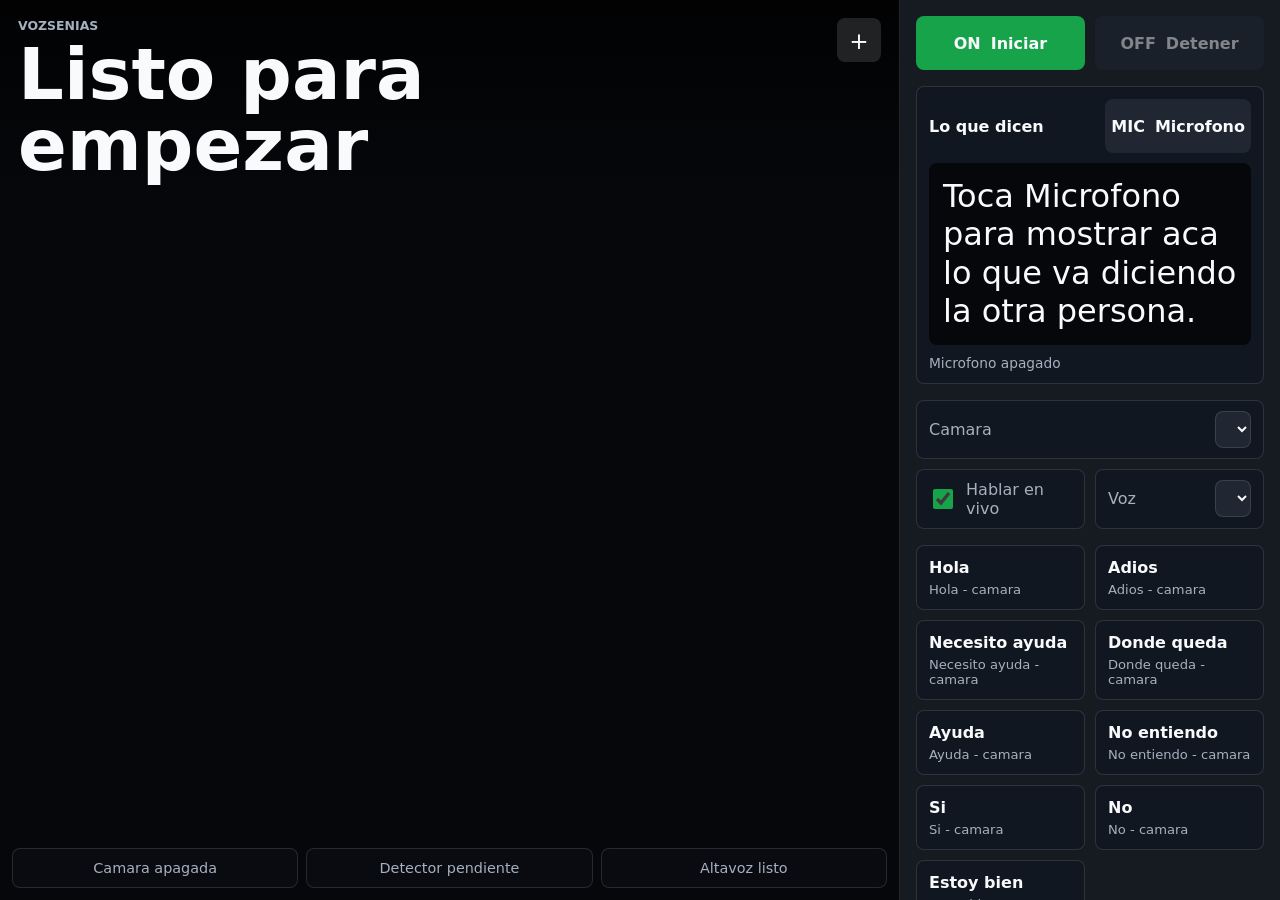
<file: index.html>
<!doctype html>
<html lang="es">
  <head>
    <meta charset="UTF-8" />
    <meta name="viewport" content="width=device-width, initial-scale=1, viewport-fit=cover" />
    <meta name="theme-color" content="#111827" />
    <title>VozSenias</title>
    <link rel="manifest" href="manifest.webmanifest" />
    <link rel="stylesheet" href="styles.css" />
    <script type="module" src="app.js"></script>
  </head>
  <body>
    <main class="app-shell">
      <section class="camera-stage" aria-label="Camara y deteccion">
        <video id="camera" autoplay playsinline muted></video>
        <canvas id="overlay" aria-hidden="true"></canvas>
        <div class="top-bar">
          <div>
            <p class="eyebrow">VozSenias</p>
            <h1 id="spokenPhrase">Listo para empezar</h1>
          </div>
          <button class="icon-button" id="installButton" type="button" title="Instalar app" hidden>
            <span aria-hidden="true">+</span>
            <span class="sr-only">Instalar app</span>
          </button>
        </div>
        <div class="status-strip">
          <span id="cameraStatus">Camara apagada</span>
          <span id="modelStatus">Detector pendiente</span>
          <span id="speechStatus">Altavoz listo</span>
        </div>
      </section>

      <section class="control-panel" aria-label="Controles">
        <div class="primary-actions">
          <button id="startButton" class="primary-button" type="button">
            <span aria-hidden="true">ON</span>
            Iniciar
          </button>
          <button id="stopButton" class="secondary-button" type="button" disabled>
            <span aria-hidden="true">OFF</span>
            Detener
          </button>
        </div>

        <section class="transcript-panel" aria-label="Texto hablado">
          <div class="transcript-actions">
            <h2>Lo que dicen</h2>
            <button id="micButton" class="secondary-button" type="button">
              <span aria-hidden="true">MIC</span>
              Microfono
            </button>
          </div>
          <p id="transcriptText">Toca Microfono para mostrar aca lo que va diciendo la otra persona.</p>
          <span id="micStatus">Microfono apagado</span>
        </section>

        <div class="settings-row">
          <label class="select-label wide-select">
            Camara
            <select id="cameraSelect">
              <option value="">Automatica</option>
            </select>
          </label>
          <label class="toggle">
            <input id="autoSpeak" type="checkbox" checked />
            <span>Hablar en vivo</span>
          </label>
          <label class="select-label">
            Voz
            <select id="voiceSelect"></select>
          </label>
        </div>

        <div class="phrase-grid" id="phraseGrid" aria-label="Frases rapidas"></div>

        <section class="guide-panel" aria-label="Guia de gestos">
          <h2>Guia de gestos</h2>
          <div class="guide-list" id="guideList"></div>
        </section>

        <details class="notes">
          <summary>Como seguir</summary>
          <p>
            Esta version esta enfocada en celular. La camara intenta detectar las senias cargadas
            y el microfono muestra en pantalla lo que dice la otra persona.
            Para precision profesional en LSA hace falta entrenar un modelo con videos reales.
          </p>
        </details>
      </section>
    </main>
  </body>
</html>
</file>
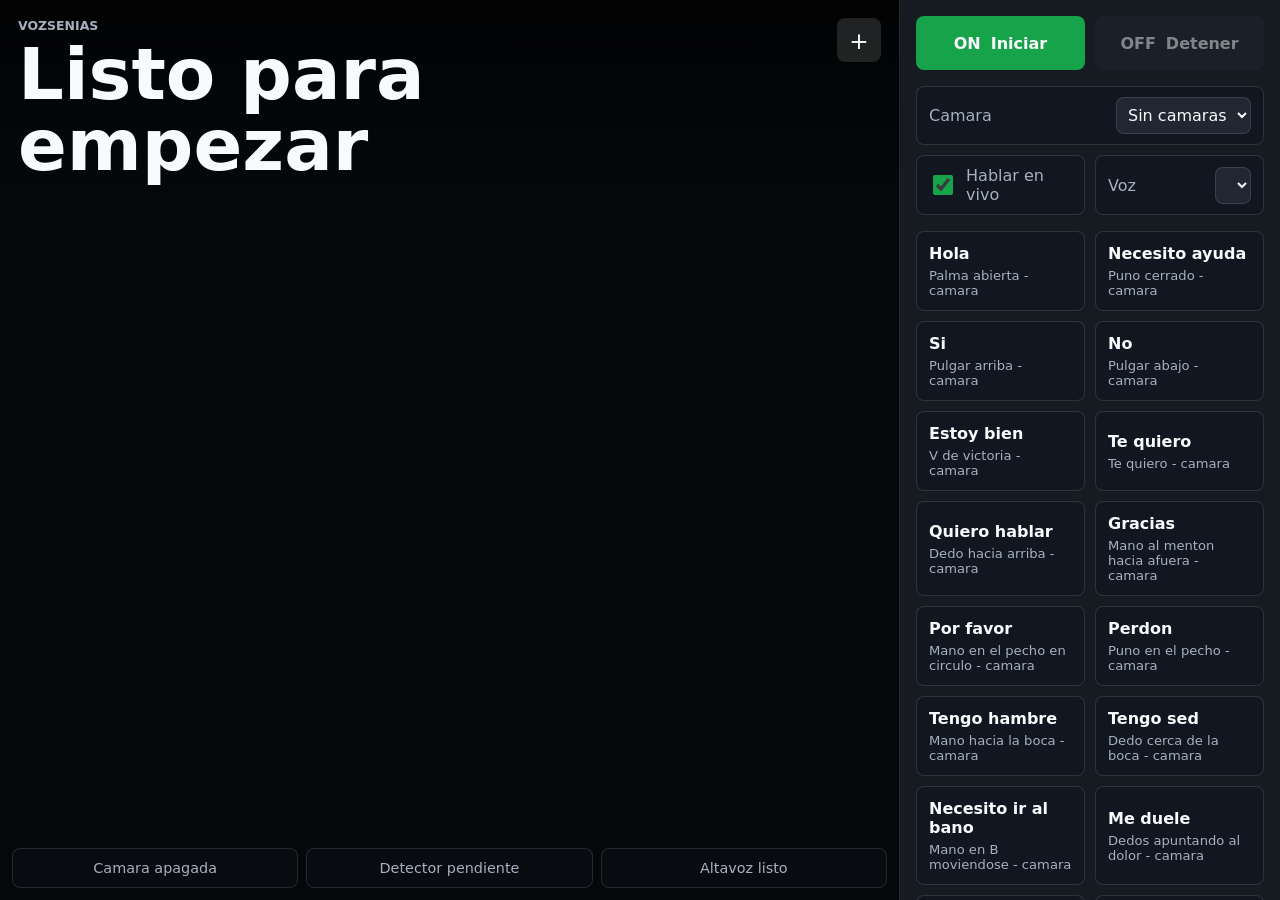
<file: aplicacion desordo mudo/index.html>
<!doctype html>
<html lang="es">
  <head>
    <meta charset="UTF-8" />
    <meta name="viewport" content="width=device-width, initial-scale=1, viewport-fit=cover" />
    <meta name="theme-color" content="#111827" />
    <title>VozSenias</title>
    <link rel="manifest" href="manifest.webmanifest" />
    <link rel="stylesheet" href="styles.css" />
    <script type="module" src="app.js"></script>
  </head>
  <body>
    <main class="app-shell">
      <section class="camera-stage" aria-label="Camara y deteccion">
        <video id="camera" autoplay playsinline muted></video>
        <canvas id="overlay" aria-hidden="true"></canvas>
        <div class="top-bar">
          <div>
            <p class="eyebrow">VozSenias</p>
            <h1 id="spokenPhrase">Listo para empezar</h1>
          </div>
          <button class="icon-button" id="installButton" type="button" title="Instalar app" hidden>
            <span aria-hidden="true">+</span>
            <span class="sr-only">Instalar app</span>
          </button>
        </div>
        <div class="status-strip">
          <span id="cameraStatus">Camara apagada</span>
          <span id="modelStatus">Detector pendiente</span>
          <span id="speechStatus">Altavoz listo</span>
        </div>
      </section>

      <section class="control-panel" aria-label="Controles">
        <div class="primary-actions">
          <button id="startButton" class="primary-button" type="button">
            <span aria-hidden="true">ON</span>
            Iniciar
          </button>
          <button id="stopButton" class="secondary-button" type="button" disabled>
            <span aria-hidden="true">OFF</span>
            Detener
          </button>
        </div>

        <div class="settings-row">
          <label class="select-label wide-select">
            Camara
            <select id="cameraSelect">
              <option value="">Automatica</option>
            </select>
          </label>
          <label class="toggle">
            <input id="autoSpeak" type="checkbox" checked />
            <span>Hablar en vivo</span>
          </label>
          <label class="select-label">
            Voz
            <select id="voiceSelect"></select>
          </label>
        </div>

        <div class="phrase-grid" id="phraseGrid" aria-label="Frases rapidas"></div>

        <section class="guide-panel" aria-label="Guia de gestos">
          <h2>Guia de gestos</h2>
          <div class="guide-list" id="guideList"></div>
        </section>

        <details class="notes">
          <summary>Como seguir</summary>
          <p>
            VozSenias significa voz + senias: la app mira la camara y convierte gestos en voz.
            Esta version usa IA de MediaPipe para detectar mano y cuerpo.
            Para lengua de senias argentina u otra lengua completa hace falta entrenar o conectar
            un modelo especifico con videos reales de esas senias.
          </p>
        </details>
      </section>
    </main>
  </body>
</html>
</file>
<file: styles.css>
:root {
  color-scheme: dark;
  --bg: #0c0f14;
  --panel: #161b22;
  --panel-2: #202733;
  --text: #f8fafc;
  --muted: #a7b0bf;
  --line: rgba(255, 255, 255, 0.12);
  --accent: #16a34a;
  --accent-2: #0ea5e9;
  --danger: #ef4444;
  --shadow: 0 18px 60px rgba(0, 0, 0, 0.35);
}

* {
  box-sizing: border-box;
}

html,
body {
  min-height: 100%;
}

body {
  margin: 0;
  background: var(--bg);
  color: var(--text);
  font-family:
    Inter, ui-sans-serif, system-ui, -apple-system, BlinkMacSystemFont, "Segoe UI", sans-serif;
}

button,
select,
input {
  font: inherit;
}

.app-shell {
  min-height: 100svh;
  display: grid;
  grid-template-rows: minmax(360px, 1fr) auto;
  background:
    linear-gradient(180deg, rgba(12, 15, 20, 0.12), rgba(12, 15, 20, 0.92)),
    radial-gradient(circle at 20% 0%, rgba(14, 165, 233, 0.18), transparent 32%),
    var(--bg);
}

.camera-stage {
  position: relative;
  overflow: hidden;
  min-height: 52svh;
  background: #05070a;
  border-bottom: 1px solid var(--line);
}

video,
canvas {
  position: absolute;
  inset: 0;
  width: 100%;
  height: 100%;
}

video {
  object-fit: contain;
  transform: scaleX(-1);
}

canvas {
  pointer-events: none;
}

.top-bar {
  position: absolute;
  inset: env(safe-area-inset-top) 0 auto 0;
  display: flex;
  justify-content: space-between;
  align-items: flex-start;
  gap: 16px;
  padding: 18px;
  background: linear-gradient(180deg, rgba(0, 0, 0, 0.72), transparent);
}

.eyebrow {
  margin: 0 0 6px;
  color: var(--muted);
  font-size: 0.78rem;
  font-weight: 800;
  letter-spacing: 0;
  text-transform: uppercase;
}

h1 {
  margin: 0;
  max-width: 760px;
  font-size: clamp(2rem, 8svw, 4.5rem);
  line-height: 0.98;
}

.icon-button,
.primary-button,
.secondary-button,
.phrase-button {
  border: 0;
  color: var(--text);
  cursor: pointer;
  -webkit-tap-highlight-color: transparent;
}

.icon-button {
  width: 44px;
  height: 44px;
  border-radius: 8px;
  background: rgba(255, 255, 255, 0.12);
  display: grid;
  place-items: center;
  font-size: 1.45rem;
}

.status-strip {
  position: absolute;
  left: 12px;
  right: 12px;
  bottom: 12px;
  display: grid;
  grid-template-columns: repeat(3, minmax(0, 1fr));
  gap: 8px;
}

.status-strip span {
  min-height: 40px;
  display: grid;
  place-items: center;
  padding: 8px;
  border: 1px solid var(--line);
  border-radius: 8px;
  background: rgba(12, 15, 20, 0.72);
  color: var(--muted);
  text-align: center;
  font-size: clamp(0.72rem, 2.5svw, 0.9rem);
  backdrop-filter: blur(12px);
}

.control-panel {
  display: grid;
  gap: 16px;
  padding: 16px 16px calc(20px + env(safe-area-inset-bottom));
  background: var(--panel);
  box-shadow: var(--shadow);
}

.primary-actions {
  display: grid;
  grid-template-columns: 1fr 1fr;
  gap: 10px;
}

.primary-button,
.secondary-button {
  min-height: 54px;
  border-radius: 8px;
  display: inline-flex;
  align-items: center;
  justify-content: center;
  gap: 10px;
  font-weight: 800;
}

.primary-button {
  background: var(--accent);
}

.secondary-button {
  background: var(--panel-2);
}

button:disabled {
  opacity: 0.48;
  cursor: not-allowed;
}

.settings-row {
  display: grid;
  grid-template-columns: 1fr 1fr;
  gap: 10px;
  align-items: stretch;
}

.wide-select {
  grid-column: 1 / -1;
}

.toggle,
.select-label {
  min-height: 52px;
  border: 1px solid var(--line);
  border-radius: 8px;
  background: #111720;
  color: var(--muted);
  display: flex;
  align-items: center;
  gap: 10px;
  padding: 10px 12px;
}

.toggle input {
  width: 22px;
  height: 22px;
  accent-color: var(--accent);
}

.select-label {
  justify-content: space-between;
}

select {
  min-width: 0;
  max-width: 62%;
  background: var(--panel-2);
  color: var(--text);
  border: 1px solid var(--line);
  border-radius: 8px;
  padding: 7px;
}

.phrase-grid {
  display: grid;
  grid-template-columns: repeat(2, minmax(0, 1fr));
  gap: 10px;
}

.transcript-panel {
  display: grid;
  gap: 10px;
  padding: 12px;
  border: 1px solid var(--line);
  border-radius: 8px;
  background: #111720;
}

.transcript-actions {
  display: grid;
  grid-template-columns: minmax(0, 1fr) auto;
  gap: 10px;
  align-items: center;
}

.transcript-actions h2 {
  margin: 0;
  font-size: 1rem;
}

#transcriptText {
  min-height: 96px;
  margin: 0;
  border-radius: 8px;
  background: #05070a;
  color: var(--text);
  padding: 14px;
  font-size: clamp(1.2rem, 5vw, 2rem);
  line-height: 1.2;
}

#micStatus {
  color: var(--muted);
  font-size: 0.86rem;
}

.listening {
  background: var(--danger);
}

.phrase-button,
.guide-item {
  min-height: 64px;
  border-radius: 8px;
  background: #111720;
  border: 1px solid var(--line);
  display: flex;
  flex-direction: column;
  align-items: flex-start;
  justify-content: center;
  gap: 5px;
  padding: 12px;
  text-align: left;
}

.phrase-button strong,
.guide-item strong {
  color: var(--text);
  font-size: 1rem;
}

.phrase-button span,
.guide-item span {
  color: var(--muted);
  font-size: 0.82rem;
}

.guide-tag {
  display: inline-flex;
  min-height: 24px;
  align-items: center;
  border-radius: 8px;
  background: rgba(22, 163, 74, 0.16);
  color: #86efac;
  font-weight: 800;
  padding: 3px 8px;
}

.guide-panel {
  display: grid;
  gap: 10px;
}

.guide-panel h2 {
  margin: 0;
  font-size: 1rem;
}

.guide-list {
  display: grid;
  grid-template-columns: 1fr;
  gap: 10px;
  max-height: 320px;
  overflow: auto;
}

.notes {
  border: 1px solid var(--line);
  border-radius: 8px;
  padding: 12px;
  color: var(--muted);
  background: #111720;
}

.notes summary {
  color: var(--text);
  cursor: pointer;
  font-weight: 800;
}

.notes p {
  margin: 10px 0 0;
  line-height: 1.45;
}

.sr-only {
  position: absolute;
  width: 1px;
  height: 1px;
  padding: 0;
  margin: -1px;
  overflow: hidden;
  clip: rect(0, 0, 0, 0);
  white-space: nowrap;
  border: 0;
}

@media (min-width: 860px) {
  .app-shell {
    grid-template-columns: minmax(0, 1fr) 380px;
    grid-template-rows: 100svh;
  }

  .camera-stage {
    min-height: 100svh;
    border-right: 1px solid var(--line);
    border-bottom: 0;
  }

  .control-panel {
    align-content: start;
    overflow: auto;
  }
}

@media (max-width: 430px) {
  .settings-row,
  .status-strip {
    grid-template-columns: 1fr;
  }

  .phrase-grid {
    grid-template-columns: 1fr;
  }

  .transcript-actions {
    grid-template-columns: 1fr;
  }
}
</file>
<file: aplicacion desordo mudo/styles.css>
:root {
  color-scheme: dark;
  --bg: #0c0f14;
  --panel: #161b22;
  --panel-2: #202733;
  --text: #f8fafc;
  --muted: #a7b0bf;
  --line: rgba(255, 255, 255, 0.12);
  --accent: #16a34a;
  --accent-2: #0ea5e9;
  --danger: #ef4444;
  --shadow: 0 18px 60px rgba(0, 0, 0, 0.35);
}

* {
  box-sizing: border-box;
}

html,
body {
  min-height: 100%;
}

body {
  margin: 0;
  background: var(--bg);
  color: var(--text);
  font-family:
    Inter, ui-sans-serif, system-ui, -apple-system, BlinkMacSystemFont, "Segoe UI", sans-serif;
}

button,
select,
input {
  font: inherit;
}

.app-shell {
  min-height: 100svh;
  display: grid;
  grid-template-rows: minmax(360px, 1fr) auto;
  background:
    linear-gradient(180deg, rgba(12, 15, 20, 0.12), rgba(12, 15, 20, 0.92)),
    radial-gradient(circle at 20% 0%, rgba(14, 165, 233, 0.18), transparent 32%),
    var(--bg);
}

.camera-stage {
  position: relative;
  overflow: hidden;
  min-height: 52svh;
  background: #05070a;
  border-bottom: 1px solid var(--line);
}

video,
canvas {
  position: absolute;
  inset: 0;
  width: 100%;
  height: 100%;
}

video {
  object-fit: cover;
  transform: scaleX(-1);
}

canvas {
  pointer-events: none;
}

.top-bar {
  position: absolute;
  inset: env(safe-area-inset-top) 0 auto 0;
  display: flex;
  justify-content: space-between;
  align-items: flex-start;
  gap: 16px;
  padding: 18px;
  background: linear-gradient(180deg, rgba(0, 0, 0, 0.72), transparent);
}

.eyebrow {
  margin: 0 0 6px;
  color: var(--muted);
  font-size: 0.78rem;
  font-weight: 800;
  letter-spacing: 0;
  text-transform: uppercase;
}

h1 {
  margin: 0;
  max-width: 760px;
  font-size: clamp(2rem, 8svw, 4.5rem);
  line-height: 0.98;
}

.icon-button,
.primary-button,
.secondary-button,
.phrase-button {
  border: 0;
  color: var(--text);
  cursor: pointer;
  -webkit-tap-highlight-color: transparent;
}

.icon-button {
  width: 44px;
  height: 44px;
  border-radius: 8px;
  background: rgba(255, 255, 255, 0.12);
  display: grid;
  place-items: center;
  font-size: 1.45rem;
}

.status-strip {
  position: absolute;
  left: 12px;
  right: 12px;
  bottom: 12px;
  display: grid;
  grid-template-columns: repeat(3, minmax(0, 1fr));
  gap: 8px;
}

.status-strip span {
  min-height: 40px;
  display: grid;
  place-items: center;
  padding: 8px;
  border: 1px solid var(--line);
  border-radius: 8px;
  background: rgba(12, 15, 20, 0.72);
  color: var(--muted);
  text-align: center;
  font-size: clamp(0.72rem, 2.5svw, 0.9rem);
  backdrop-filter: blur(12px);
}

.control-panel {
  display: grid;
  gap: 16px;
  padding: 16px 16px calc(20px + env(safe-area-inset-bottom));
  background: var(--panel);
  box-shadow: var(--shadow);
}

.primary-actions {
  display: grid;
  grid-template-columns: 1fr 1fr;
  gap: 10px;
}

.primary-button,
.secondary-button {
  min-height: 54px;
  border-radius: 8px;
  display: inline-flex;
  align-items: center;
  justify-content: center;
  gap: 10px;
  font-weight: 800;
}

.primary-button {
  background: var(--accent);
}

.secondary-button {
  background: var(--panel-2);
}

button:disabled {
  opacity: 0.48;
  cursor: not-allowed;
}

.settings-row {
  display: grid;
  grid-template-columns: 1fr 1fr;
  gap: 10px;
  align-items: stretch;
}

.wide-select {
  grid-column: 1 / -1;
}

.toggle,
.select-label {
  min-height: 52px;
  border: 1px solid var(--line);
  border-radius: 8px;
  background: #111720;
  color: var(--muted);
  display: flex;
  align-items: center;
  gap: 10px;
  padding: 10px 12px;
}

.toggle input {
  width: 22px;
  height: 22px;
  accent-color: var(--accent);
}

.select-label {
  justify-content: space-between;
}

select {
  min-width: 0;
  max-width: 62%;
  background: var(--panel-2);
  color: var(--text);
  border: 1px solid var(--line);
  border-radius: 8px;
  padding: 7px;
}

.phrase-grid {
  display: grid;
  grid-template-columns: repeat(2, minmax(0, 1fr));
  gap: 10px;
}

.phrase-button,
.guide-item {
  min-height: 64px;
  border-radius: 8px;
  background: #111720;
  border: 1px solid var(--line);
  display: flex;
  flex-direction: column;
  align-items: flex-start;
  justify-content: center;
  gap: 5px;
  padding: 12px;
  text-align: left;
}

.phrase-button strong,
.guide-item strong {
  color: var(--text);
  font-size: 1rem;
}

.phrase-button span,
.guide-item span {
  color: var(--muted);
  font-size: 0.82rem;
}

.guide-tag {
  display: inline-flex;
  min-height: 24px;
  align-items: center;
  border-radius: 8px;
  background: rgba(22, 163, 74, 0.16);
  color: #86efac;
  font-weight: 800;
  padding: 3px 8px;
}

.guide-panel {
  display: grid;
  gap: 10px;
}

.guide-panel h2 {
  margin: 0;
  font-size: 1rem;
}

.guide-list {
  display: grid;
  grid-template-columns: 1fr;
  gap: 10px;
  max-height: 320px;
  overflow: auto;
}

.notes {
  border: 1px solid var(--line);
  border-radius: 8px;
  padding: 12px;
  color: var(--muted);
  background: #111720;
}

.notes summary {
  color: var(--text);
  cursor: pointer;
  font-weight: 800;
}

.notes p {
  margin: 10px 0 0;
  line-height: 1.45;
}

.sr-only {
  position: absolute;
  width: 1px;
  height: 1px;
  padding: 0;
  margin: -1px;
  overflow: hidden;
  clip: rect(0, 0, 0, 0);
  white-space: nowrap;
  border: 0;
}

@media (min-width: 860px) {
  .app-shell {
    grid-template-columns: minmax(0, 1fr) 380px;
    grid-template-rows: 100svh;
  }

  .camera-stage {
    min-height: 100svh;
    border-right: 1px solid var(--line);
    border-bottom: 0;
  }

  .control-panel {
    align-content: start;
    overflow: auto;
  }
}

@media (max-width: 430px) {
  .settings-row,
  .status-strip {
    grid-template-columns: 1fr;
  }

  .phrase-grid {
    grid-template-columns: 1fr;
  }
}
</file>
